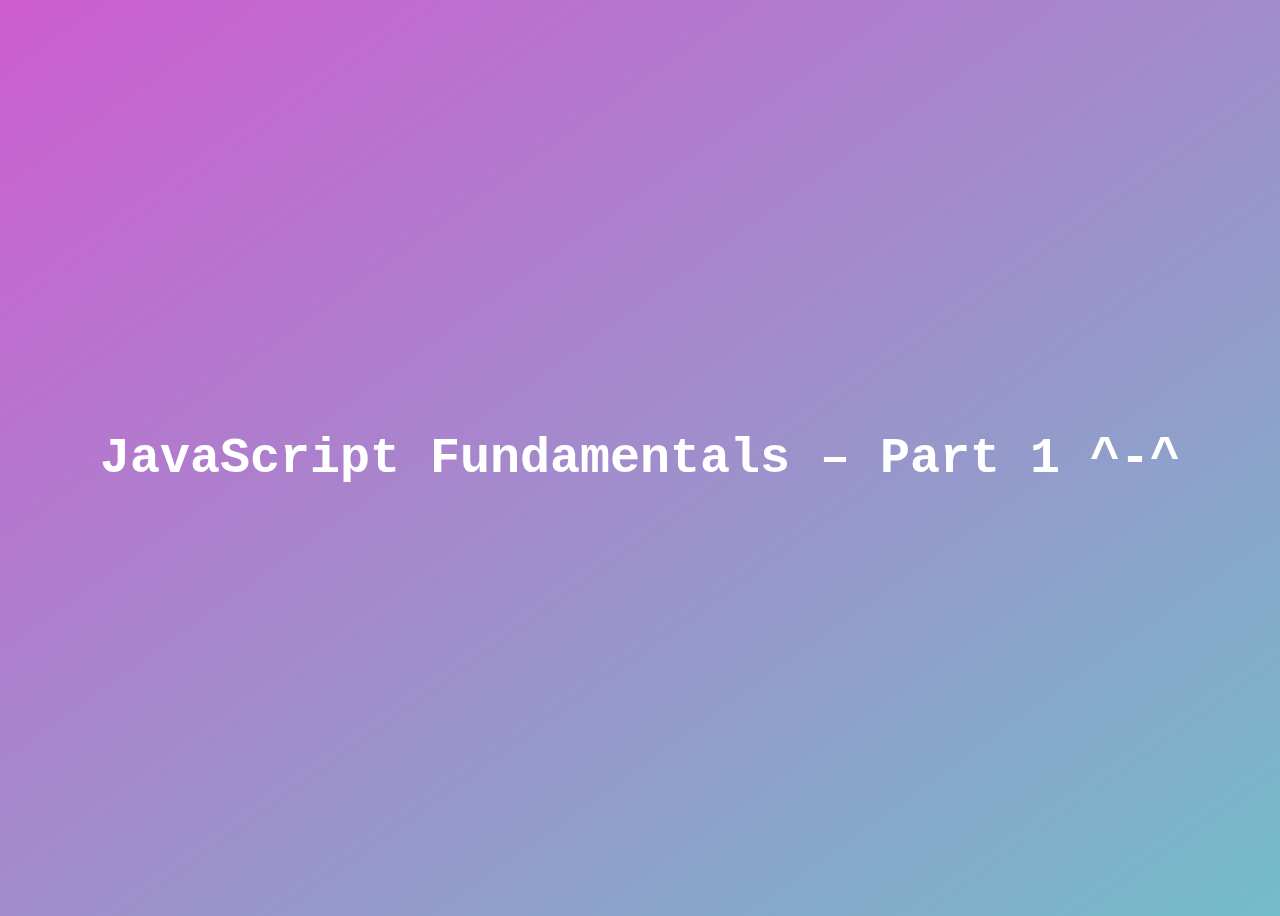
<file: 01-Fundamentals-Part-1/index.html>
<!DOCTYPE html>
<html lang="en">
  <head>
    <meta charset="UTF-8" />
    <meta name="viewport" content="width=device-width, initial-scale=1.0" />
    <meta http-equiv="X-UA-Compatible" content="ie=edge" />
    <title>JavaScript Fundamentals – Part 1</title>
    <style>
      body {
        height: 100vh;
        display: flex;
        align-items: center;
        background: linear-gradient(to top left, #74bcc8, #ce5dd0);
      }
      h1 {
        font-family: "Courier New", Courier, monospace;
        font-size: 50px;
        line-height: 1.3;
        width: 100%;
        padding: 30px;
        text-align: center;
        color: white;
      }
    </style>
  </head>
  <body>
    <h1>JavaScript Fundamentals – Part 1 ^-^</h1>

    <script src="script.js"></script>
  </body>
</html>
</file>
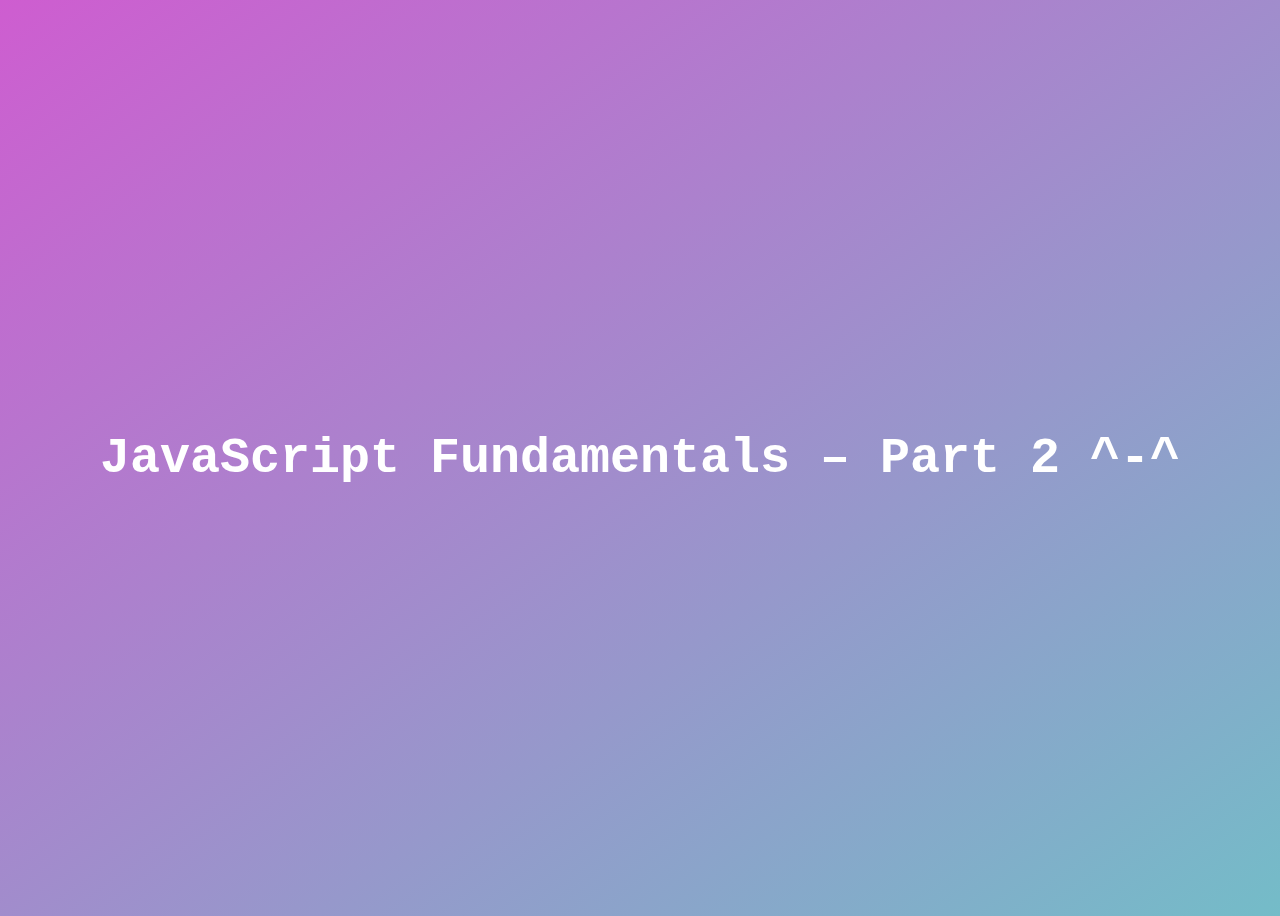
<file: 01-Fundamentals-Part-2/index.html>
<!DOCTYPE html>
<html lang="en">
  <head>
    <meta charset="UTF-8" />
    <meta name="viewport" content="width=device-width, initial-scale=1.0" />
    <meta http-equiv="X-UA-Compatible" content="ie=edge" />
    <title>JavaScript Fundamentals – Part 2</title>
    <style>
      body {
        height: 100vh;
        display: flex;
        align-items: center;
        background: linear-gradient(to top left, #74bcc8, #ce5dd0);
      }
      h1 {
        font-family: "Courier New", Courier, monospace;
        font-size: 50px;
        line-height: 1.3;
        width: 100%;
        padding: 30px;
        text-align: center;
        color: white;
      }
    </style>
  </head>
  <body>
    <h1>JavaScript Fundamentals – Part 2 ^-^</h1>
    <script src="script.js"></script>
  </body>
</html>
</file>
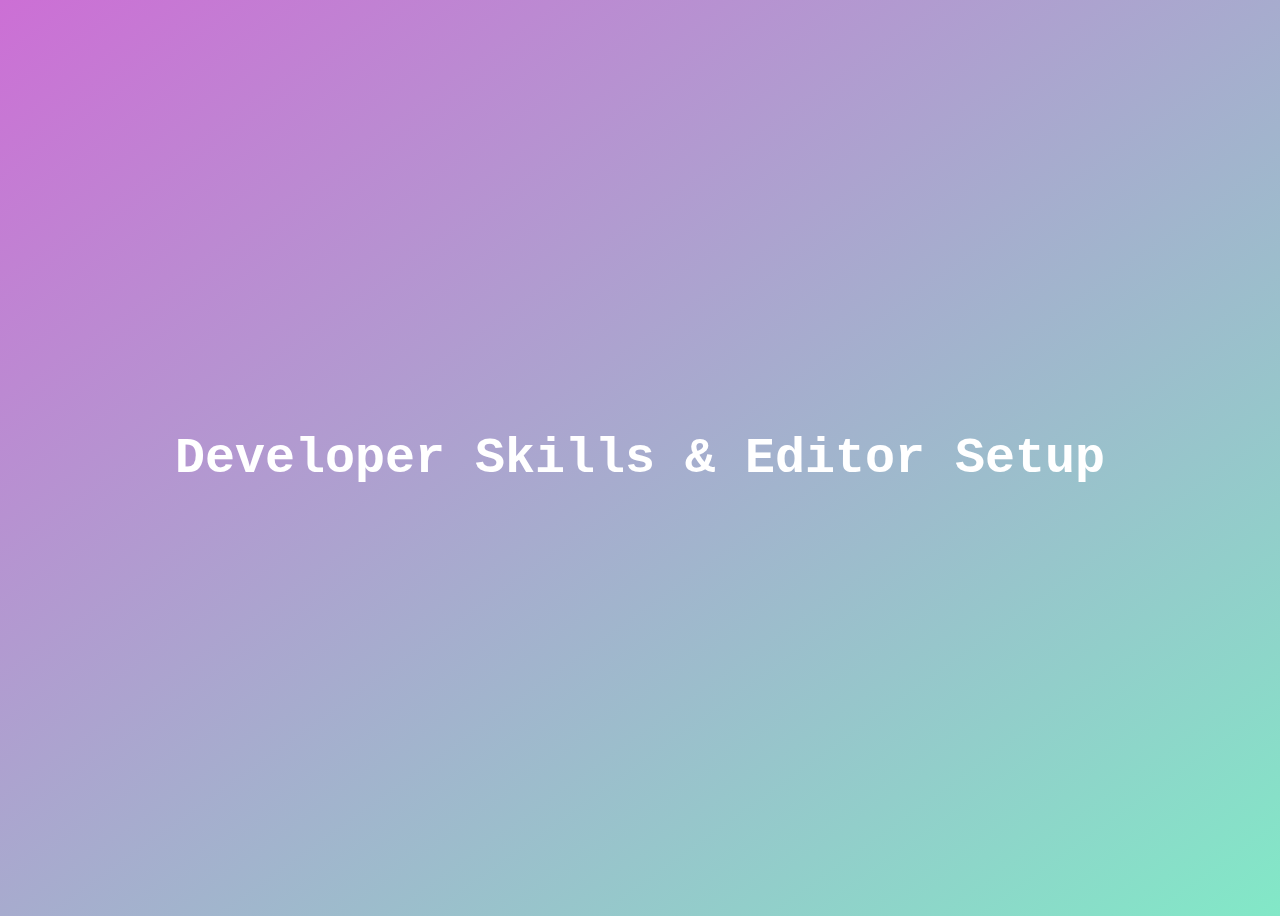
<file: 03-Developer-Skills/index.html>
<!DOCTYPE html>
<html lang="en">
  <head>
    <meta charset="UTF-8" />
    <meta name="viewport" content="width=device-width, initial-scale=1.0" />
    <meta http-equiv="X-UA-Compatible" content="ie=edge" />
    <title>Developer Skills & Editor Setup</title>
    <style>
      body {
        height: 100vh;
        display: flex;
        align-items: center;
        background: linear-gradient(to top left, #82e8c7, #cc6fd5);
      }
      h1 {
        font-family: 'Courier New', Courier, monospace;
        font-size: 50px;
        line-height: 1.3;
        width: 100%;
        padding: 30px;
        text-align: center;
        color: white;
      }
    </style>
  </head>
  <body>
    <h1>Developer Skills & Editor Setup</h1>
    <script src="script.js"></script>
  </body>
</html>
</file>
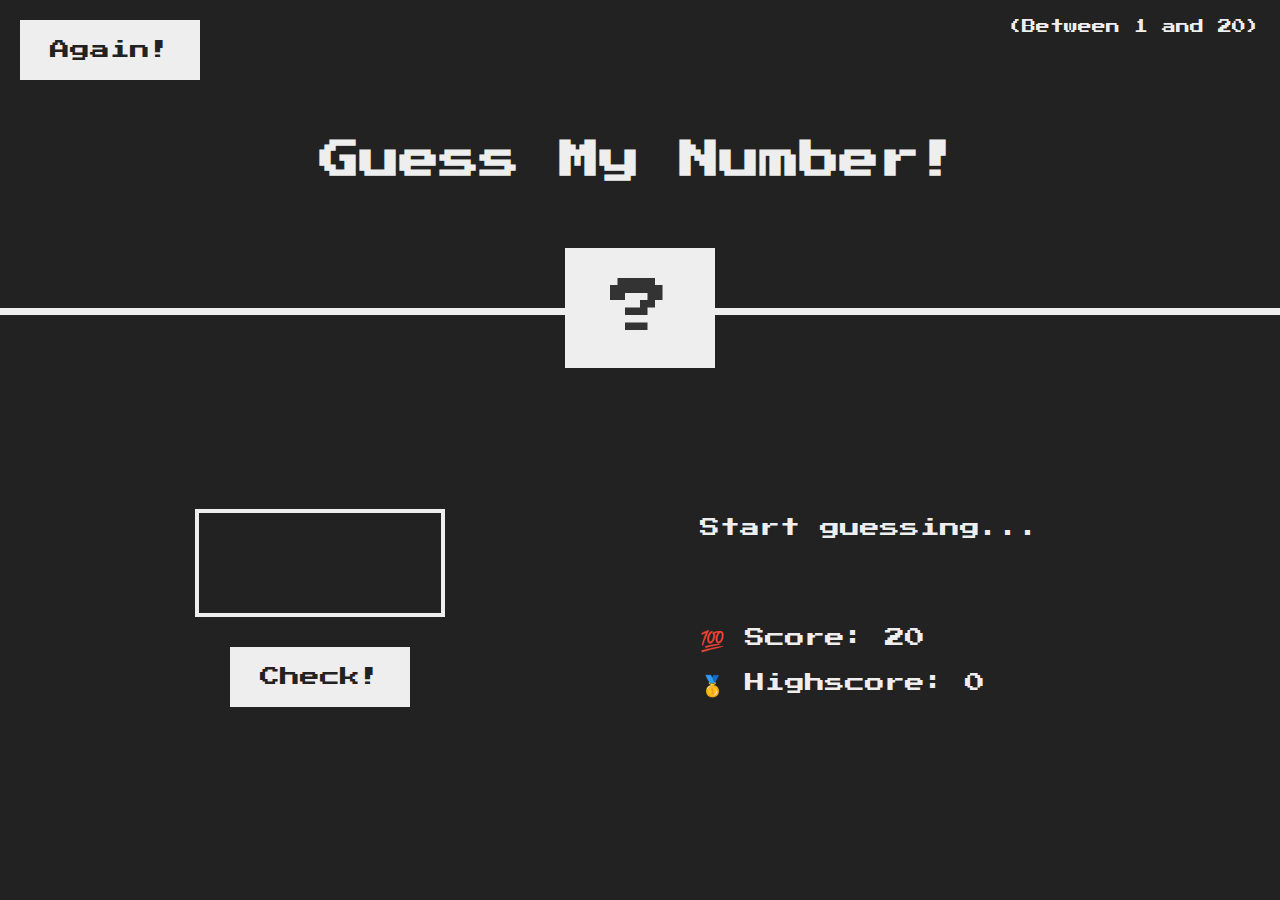
<file: 04-Guess-My-Number/index.html>
<!DOCTYPE html>
<html lang="en">
  <head>
    <meta charset="UTF-8" />
    <meta name="viewport" content="width=device-width, initial-scale=1.0" />
    <meta http-equiv="X-UA-Compatible" content="ie=edge" />
    <link rel="stylesheet" href="style.css" />
    <title>Guess My Number!</title>
  </head>
  <body>
    <header>
      <h1>Guess My Number!</h1>
      <p class="between">(Between 1 and 20)</p>
      <button class="btn again">Again!</button>
      <div class="number">?</div>
    </header>
    <main>
      <section class="left">
        <input type="number" class="guess" />
        <button class="btn check">Check!</button>
      </section>
      <section class="right">
        <p class="message">Start guessing...</p>
        <p class="label-score">💯 Score: <span class="score">20</span></p>
        <p class="label-highscore">
          🥇 Highscore: <span class="highscore">0</span>
        </p>
      </section>
    </main>
    <script src="script.js"></script>
  </body>
</html>
</file>
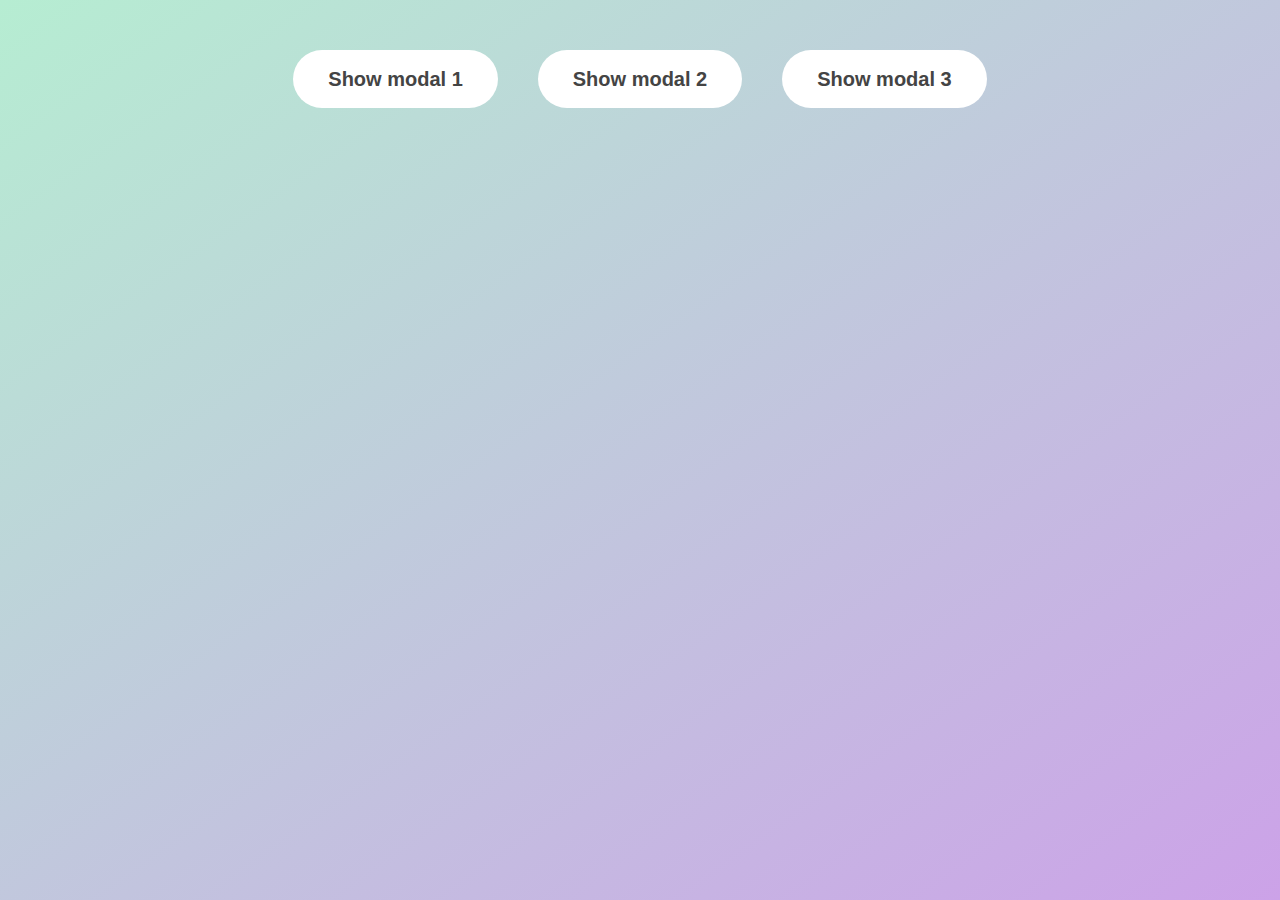
<file: 05-Modal-Window/index.html>
<!DOCTYPE html>
<html lang="en">
  <head>
    <meta charset="UTF-8" />
    <meta name="viewport" content="width=device-width, initial-scale=1.0" />
    <meta http-equiv="X-UA-Compatible" content="ie=edge" />
    <link rel="stylesheet" href="style.css" />
    <title>Modal window</title>
  </head>
  <body>
    <button class="show-modal">Show modal 1</button>
    <button class="show-modal">Show modal 2</button>
    <button class="show-modal">Show modal 3</button>

    <div class="modal hidden">
      <button class="close-modal">&times;</button>
      <h1>I'm a modal window 😍</h1>
      <p>
        Lorem ipsum dolor sit amet, consectetur adipisicing elit, sed do eiusmod
        tempor incididunt ut labore et dolore magna aliqua. Ut enim ad minim
        veniam, quis nostrud exercitation ullamco laboris nisi ut aliquip ex ea
        commodo consequat. Duis aute irure dolor in reprehenderit in voluptate
        velit esse cillum dolore eu fugiat nulla pariatur. Excepteur sint
        occaecat cupidatat non proident, sunt in culpa qui officia deserunt
        mollit anim id est laborum.
      </p>
    </div>
    <div class="overlay hidden"></div>

    <script src="script.js"></script>
  </body>
</html>
</file>
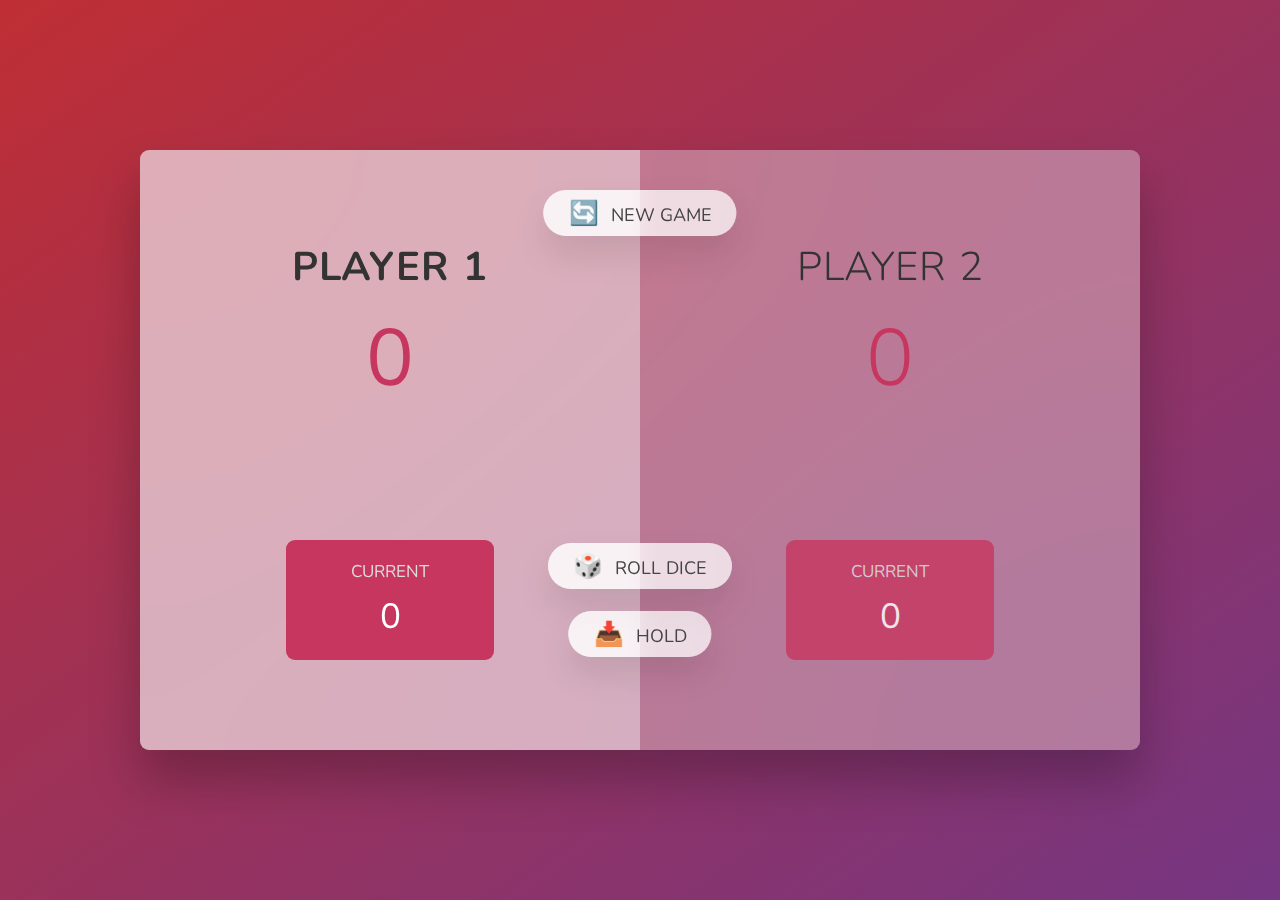
<file: 06-Pig-Game/index.html>
<!DOCTYPE html>
<html lang="en">
  <head>
    <meta charset="UTF-8" />
    <meta name="viewport" content="width=device-width, initial-scale=1.0" />
    <meta http-equiv="X-UA-Compatible" content="ie=edge" />
    <link rel="stylesheet" href="style.css" />
    <title>Pig Game</title>
  </head>
  <body>
    <main>
      <section class="player player--0 player--active">
        <h2 class="name" id="name--0">Player 1</h2>
        <p class="score" id="score--0">43</p>
        <div class="current">
          <p class="current-label">Current</p>
          <p class="current-score" id="current--0">0</p>
        </div>
      </section>
      <section class="player player--1">
        <h2 class="name" id="name--1">Player 2</h2>
        <p class="score" id="score--1">24</p>
        <div class="current">
          <p class="current-label">Current</p>
          <p class="current-score" id="current--1">0</p>
        </div>
      </section>

      <img src="dice-5.png" alt="Playing dice" class="dice" />
      <button class="btn btn--new">🔄 New game</button>
      <button class="btn btn--roll">🎲 Roll dice</button>
      <button class="btn btn--hold">📥 Hold</button>
    </main>
    <script src="script.js"></script>
  </body>
</html>
</file>
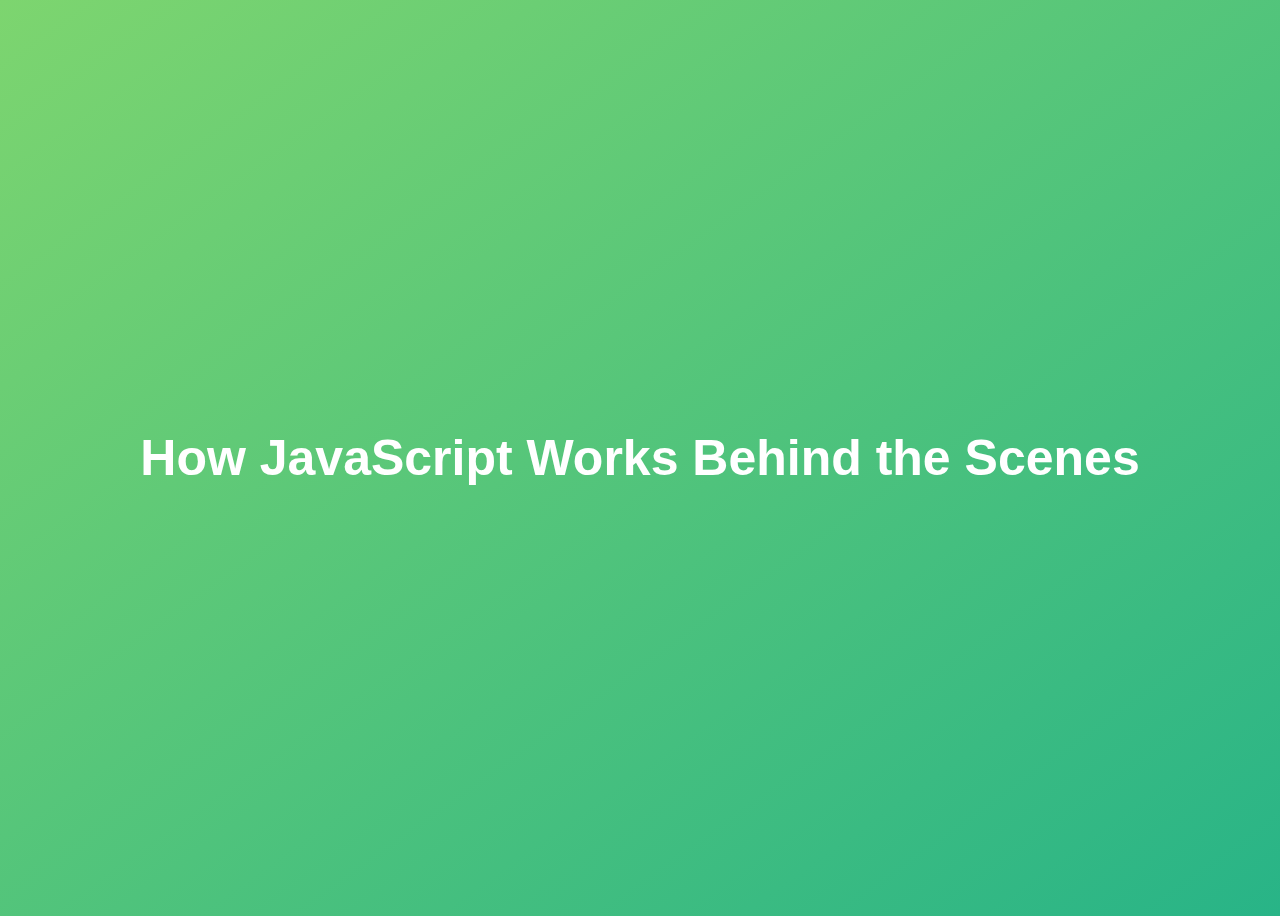
<file: 07-Behind-the-Scenes/index.html>
<!DOCTYPE html>
<html lang="en">
  <head>
    <meta charset="UTF-8" />
    <meta name="viewport" content="width=device-width, initial-scale=1.0" />
    <meta http-equiv="X-UA-Compatible" content="ie=edge" />
    <title>How JavaScript Works Behind the Scenes</title>
    <style>
      body {
        height: 100vh;
        display: flex;
        align-items: center;
        background: linear-gradient(to top left, #28b487, #7dd56f);
      }
      h1 {
        font-family: sans-serif;
        font-size: 50px;
        line-height: 1.3;
        width: 100%;
        padding: 30px;
        text-align: center;
        color: white;
      }
    </style>
  </head>
  <body>
    <h1>How JavaScript Works Behind the Scenes</h1>
    <script src="script.js"></script>
  </body>
</html>
</file>
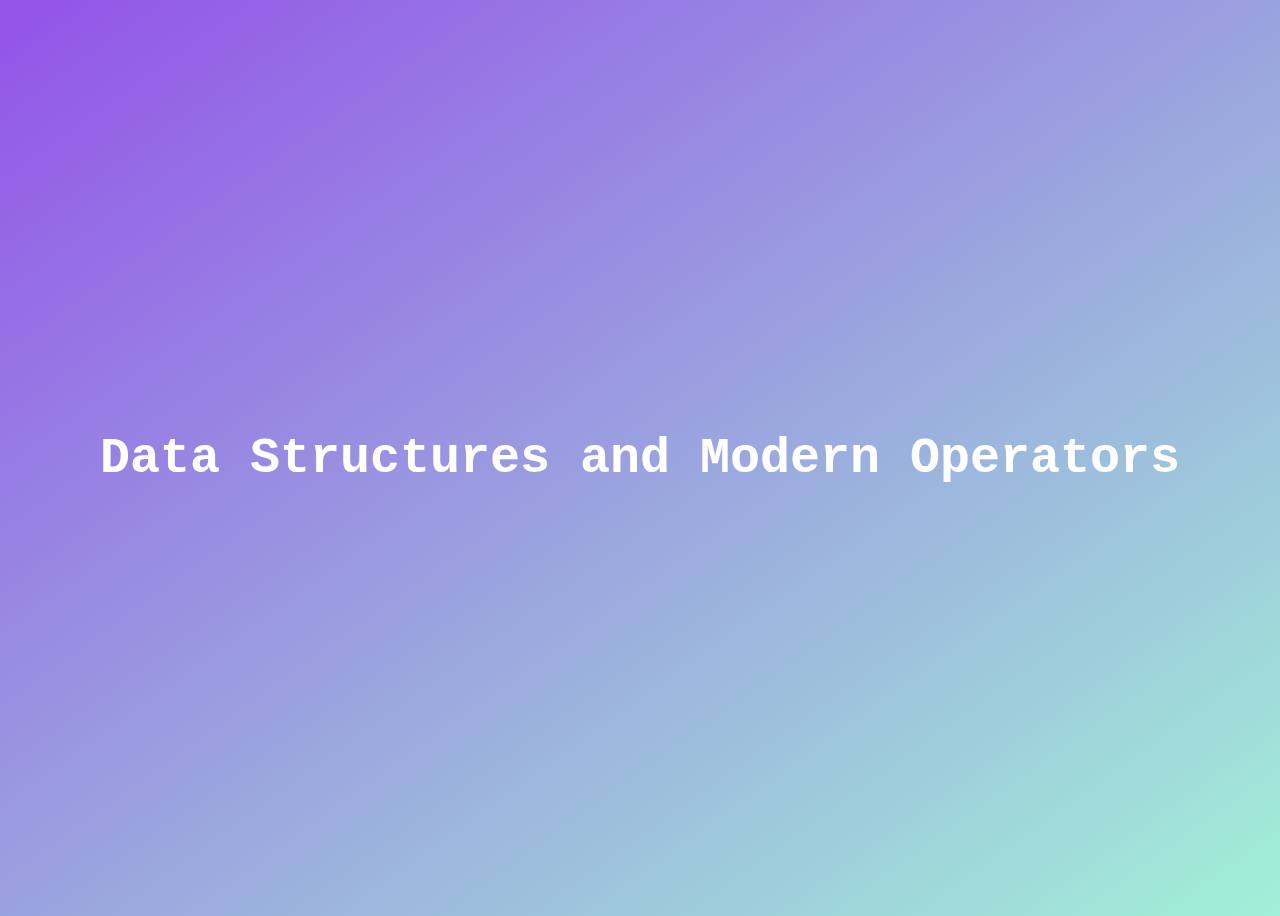
<file: 08-Data-Structures-Operations/index.html>
<!DOCTYPE html>
<html lang="en">
  <head>
    <meta charset="UTF-8" />
    <meta name="viewport" content="width=device-width, initial-scale=1.0" />
    <meta http-equiv="X-UA-Compatible" content="ie=edge" />
    <title>Data Structures and Modern Operators</title>
    <style>
      body {
        height: 100vh;
        display: flex;
        align-items: center;
        background: linear-gradient(to top left, #a2f0d7, #9353e8);
      }
      h1 {
        font-family: 'Courier New', Courier, monospace;
        font-size: 50px;
        line-height: 1.3;
        width: 100%;
        padding: 30px;
        text-align: center;
        color: white;
      }
      button {
        width: 50px;
        height: 20px;
        margin: 10px;
      }
      textarea {
        width: 300px;
        height: 100px;
      }
    </style>
  </head>
  <body>
    <h1>Data Structures and Modern Operators</h1>
    <script src="script.js"></script>
  </body>
</html>
</file>
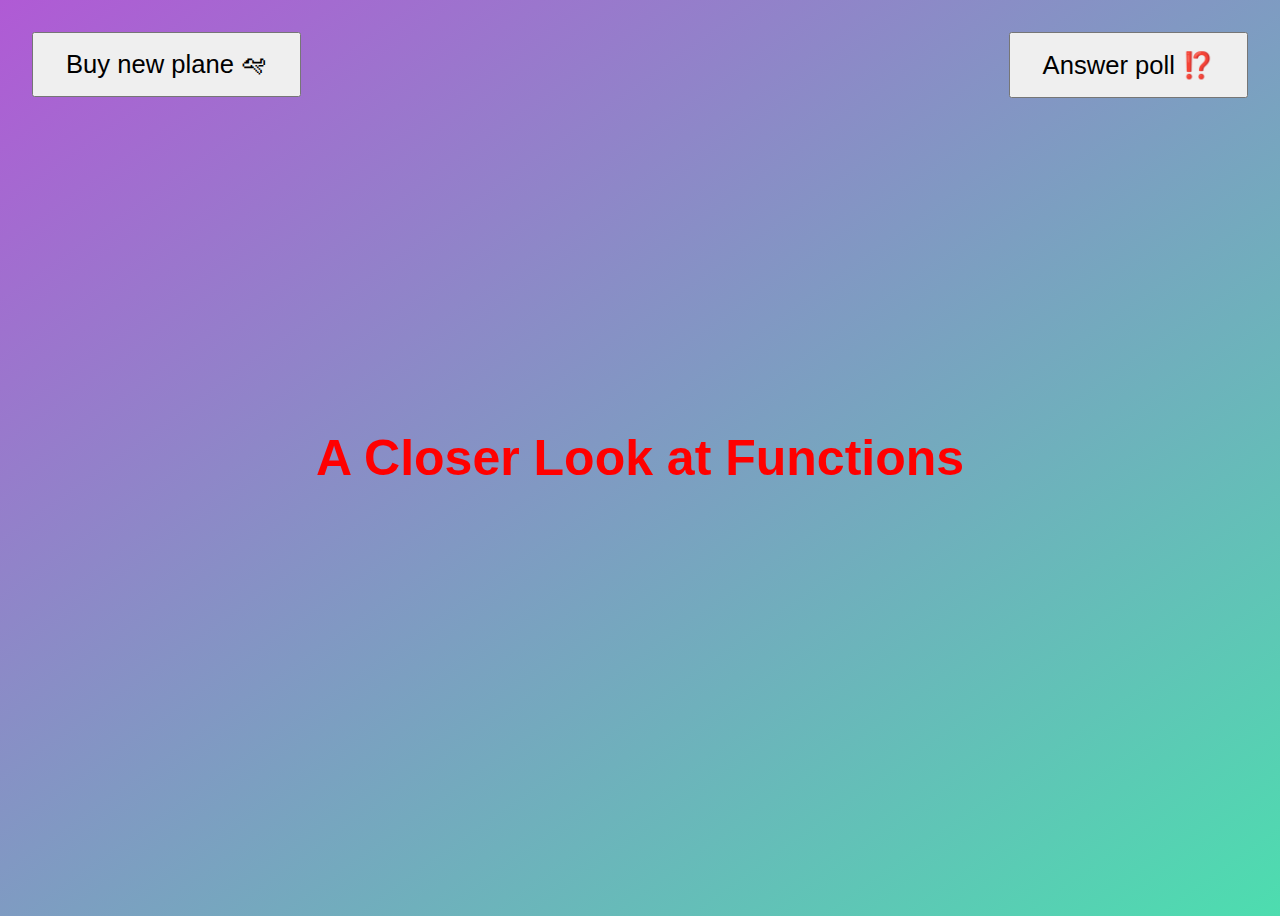
<file: 09-Functions/index.html>
<!DOCTYPE html>
<html lang="en">
  <head>
    <meta charset="UTF-8" />
    <meta name="viewport" content="width=device-width, initial-scale=1.0" />
    <meta http-equiv="X-UA-Compatible" content="ie=edge" />
    <title>A Closer Look at Functions</title>
    <style>
      body {
        height: 100vh;
        display: flex;
        align-items: center;
        background: linear-gradient(to top left, #4dddaf, #b05ad5);
      }
      h1 {
        font-family: sans-serif;
        font-size: 50px;
        line-height: 1.3;
        width: 100%;
        padding: 30px;
        text-align: center;
        color: white;
      }
      .buy,
      .poll {
        font-size: 1.6rem;
        padding: 1rem 2rem;
        position: absolute;
        top: 2rem;
      }
      .buy {
        left: 2rem;
      }
      .poll {
        right: 2rem;
      }
    </style>
  </head>
  <body>
    <h1>A Closer Look at Functions</h1>
    <button class="buy">Buy new plane 🛩</button>
    <button class="poll">Answer poll ⁉️</button>
    <script src="script.js"></script>
  </body>
</html>
</file>
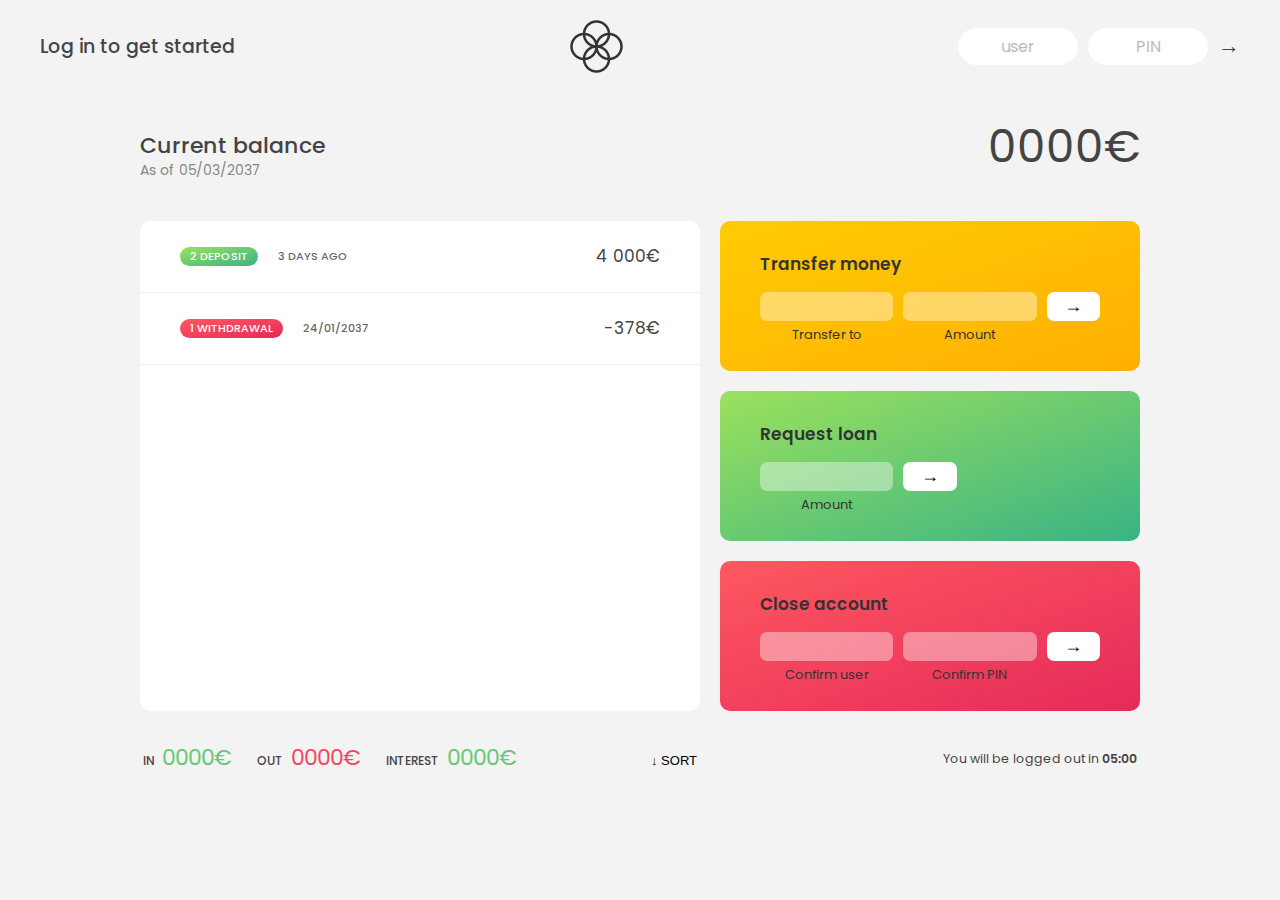
<file: 10-Arrays-Bankist/index.html>
<!DOCTYPE html>
<html lang="en">
  <head>
    <meta charset="UTF-8" />
    <meta name="viewport" content="width=device-width, initial-scale=1.0" />
    <meta http-equiv="X-UA-Compatible" content="ie=edge" />
    <link rel="shortcut icon" type="image/png" href="/icon.png" />

    <link
      href="https://fonts.googleapis.com/css?family=Poppins:400,500,600&display=swap"
      rel="stylesheet"
    />

    <link rel="stylesheet" href="style.css" />
    <title>Bankist</title>
  </head>
  <body>
    <!-- TOP NAVIGATION -->
    <nav>
      <p class="welcome">Log in to get started</p>
      <img src="logo.png" alt="Logo" class="logo" />
      <form class="login">
        <input
          type="text"
          placeholder="user"
          class="login__input login__input--user"
        />
        <!-- In practice, use type="password" -->
        <input
          type="text"
          placeholder="PIN"
          maxlength="4"
          class="login__input login__input--pin"
        />
        <button class="login__btn">&rarr;</button>
      </form>
    </nav>

    <main class="app">
      <!-- BALANCE -->
      <div class="balance">
        <div>
          <p class="balance__label">Current balance</p>
          <p class="balance__date">
            As of <span class="date">05/03/2037</span>
          </p>
        </div>
        <p class="balance__value">0000€</p>
      </div>

      <!-- MOVEMENTS -->
      <div class="movements">
        <div class="movements__row">
          <div class="movements__type movements__type--deposit">2 deposit</div>
          <div class="movements__date">3 days ago</div>
          <div class="movements__value">4 000€</div>
        </div>
        <div class="movements__row">
          <div class="movements__type movements__type--withdrawal">
            1 withdrawal
          </div>
          <div class="movements__date">24/01/2037</div>
          <div class="movements__value">-378€</div>
        </div>
      </div>

      <!-- SUMMARY -->
      <div class="summary">
        <p class="summary__label">In</p>
        <p class="summary__value summary__value--in">0000€</p>
        <p class="summary__label">Out</p>
        <p class="summary__value summary__value--out">0000€</p>
        <p class="summary__label">Interest</p>
        <p class="summary__value summary__value--interest">0000€</p>
        <button class="btn--sort">&downarrow; SORT</button>
      </div>

      <!-- OPERATION: TRANSFERS -->
      <div class="operation operation--transfer">
        <h2>Transfer money</h2>
        <form class="form form--transfer">
          <input type="text" class="form__input form__input--to" />
          <input type="number" class="form__input form__input--amount" />
          <button class="form__btn form__btn--transfer">&rarr;</button>
          <label class="form__label">Transfer to</label>
          <label class="form__label">Amount</label>
        </form>
      </div>

      <!-- OPERATION: LOAN -->
      <div class="operation operation--loan">
        <h2>Request loan</h2>
        <form class="form form--loan">
          <input type="number" class="form__input form__input--loan-amount" />
          <button class="form__btn form__btn--loan">&rarr;</button>
          <label class="form__label form__label--loan">Amount</label>
        </form>
      </div>

      <!-- OPERATION: CLOSE -->
      <div class="operation operation--close">
        <h2>Close account</h2>
        <form class="form form--close">
          <input type="text" class="form__input form__input--user" />
          <input
            type="password"
            maxlength="6"
            class="form__input form__input--pin"
          />
          <button class="form__btn form__btn--close">&rarr;</button>
          <label class="form__label">Confirm user</label>
          <label class="form__label">Confirm PIN</label>
        </form>
      </div>

      <!-- LOGOUT TIMER -->
      <p class="logout-timer">
        You will be logged out in <span class="timer">05:00</span>
      </p>
    </main>

    <!-- <footer>
      &copy; by Jonas Schmedtmann. Don't claim as your own :)
    </footer> -->

    <script src="script.js"></script>
  </body>
</html>
</file>
<file: 04-Guess-My-Number/style.css>
@import url('https://fonts.googleapis.com/css?family=Press+Start+2P&display=swap');

* {
  margin: 0;
  padding: 0;
  box-sizing: inherit;
}

html {
  font-size: 62.5%;
  box-sizing: border-box;
}

body {
  font-family: 'Press Start 2P', sans-serif;
  color: #eee;
  background-color: #222;
  /* background-color: #60b347; */
}

/* LAYOUT */
header {
  position: relative;
  height: 35vh;
  border-bottom: 7px solid #eee;
}

main {
  height: 65vh;
  color: #eee;
  display: flex;
  align-items: center;
  justify-content: space-around;
}

.left {
  width: 52rem;
  display: flex;
  flex-direction: column;
  align-items: center;
}

.right {
  width: 52rem;
  font-size: 2rem;
}

/* ELEMENTS STYLE */
h1 {
  font-size: 4rem;
  text-align: center;
  position: absolute;
  width: 100%;
  top: 52%;
  left: 50%;
  transform: translate(-50%, -50%);
}

.number {
  background: #eee;
  color: #333;
  font-size: 6rem;
  width: 15rem;
  padding: 3rem 0rem;
  text-align: center;
  position: absolute;
  bottom: 0;
  left: 50%;
  transform: translate(-50%, 50%);
}

.between {
  font-size: 1.4rem;
  position: absolute;
  top: 2rem;
  right: 2rem;
}

.again {
  position: absolute;
  top: 2rem;
  left: 2rem;
}

.guess {
  background: none;
  border: 4px solid #eee;
  font-family: inherit;
  color: inherit;
  font-size: 5rem;
  padding: 2.5rem;
  width: 25rem;
  text-align: center;
  display: block;
  margin-bottom: 3rem;
}

.btn {
  border: none;
  background-color: #eee;
  color: #222;
  font-size: 2rem;
  font-family: inherit;
  padding: 2rem 3rem;
  cursor: pointer;
}

.btn:hover {
  background-color: #ccc;
}

.message {
  margin-bottom: 8rem;
  height: 3rem;
}

.label-score {
  margin-bottom: 2rem;
}
</file>
<file: 05-Modal-Window/style.css>
* {
  margin: 0;
  padding: 0;
  box-sizing: inherit;
}

html {
  font-size: 62.5%;
  box-sizing: border-box;
}

body {
  font-family: sans-serif;
  color: #333;
  line-height: 1.5;
  height: 100vh;
  position: relative;
  display: flex;
  align-items: flex-start;
  justify-content: center;
  background: linear-gradient(to top left, #cca2e8, #b6edd2);
}

.show-modal {
  font-size: 2rem;
  font-weight: 600;
  padding: 1.75rem 3.5rem;
  margin: 5rem 2rem;
  border: none;
  background-color: #fff;
  color: #444;
  border-radius: 10rem;
  cursor: pointer;
}

.close-modal {
  position: absolute;
  top: 1.2rem;
  right: 2rem;
  font-size: 5rem;
  color: #333;
  cursor: pointer;
  border: none;
  background: none;
}

h1 {
  font-size: 2.5rem;
  margin-bottom: 2rem;
}

p {
  font-size: 1.8rem;
}

/* -------------------------- */
/* CLASSES TO MAKE MODAL WORK */
.hidden {
  display: none;
}

.modal {
  position: absolute;
  top: 50%;
  left: 50%;
  transform: translate(-50%, -50%);
  width: 70%;

  background-color: white;
  padding: 6rem;
  border-radius: 5px;
  box-shadow: 0 3rem 5rem rgba(0, 0, 0, 0.3);
  z-index: 10;
}

.overlay {
  position: absolute;
  top: 0;
  left: 0;
  width: 100%;
  height: 100%;
  background-color: rgba(0, 0, 0, 0.6);
  backdrop-filter: blur(3px);
  z-index: 5;
}
</file>
<file: 06-Pig-Game/style.css>
@import url('https://fonts.googleapis.com/css2?family=Nunito&display=swap');

* {
  margin: 0;
  padding: 0;
  box-sizing: inherit;
}

html {
  font-size: 62.5%;
  box-sizing: border-box;
}

body {
  font-family: 'Nunito', sans-serif;
  font-weight: 400;
  height: 100vh;
  color: #333;
  background-image: linear-gradient(to top left, #753682 0%, #bf2e34 100%);
  display: flex;
  align-items: center;
  justify-content: center;
}

/* LAYOUT */
main {
  position: relative;
  width: 100rem;
  height: 60rem;
  background-color: rgba(255, 255, 255, 0.35);
  backdrop-filter: blur(200px);
  filter: blur();
  box-shadow: 0 3rem 5rem rgba(0, 0, 0, 0.25);
  border-radius: 9px;
  overflow: hidden;
  display: flex;
}

.player {
  flex: 50%;
  padding: 9rem;
  display: flex;
  flex-direction: column;
  align-items: center;
  transition: all 0.75s;
}

/* ELEMENTS */
.name {
  position: relative;
  font-size: 4rem;
  text-transform: uppercase;
  letter-spacing: 1px;
  word-spacing: 2px;
  font-weight: 300;
  margin-bottom: 1rem;
}

.score {
  font-size: 8rem;
  font-weight: 300;
  color: #c7365f;
  margin-bottom: auto;
}

.player--active {
  background-color: rgba(255, 255, 255, 0.4);
}
.player--active .name {
  font-weight: 700;
}
.player--active .score {
  font-weight: 400;
}

.player--active .current {
  opacity: 1;
}

.current {
  background-color: #c7365f;
  opacity: 0.8;
  border-radius: 9px;
  color: #fff;
  width: 65%;
  padding: 2rem;
  text-align: center;
  transition: all 0.75s;
}

.current-label {
  text-transform: uppercase;
  margin-bottom: 1rem;
  font-size: 1.7rem;
  color: #ddd;
}

.current-score {
  font-size: 3.5rem;
}

/* ABSOLUTE POSITIONED ELEMENTS */
.btn {
  position: absolute;
  left: 50%;
  transform: translateX(-50%);
  color: #444;
  background: none;
  border: none;
  font-family: inherit;
  font-size: 1.8rem;
  text-transform: uppercase;
  cursor: pointer;
  font-weight: 400;
  transition: all 0.2s;

  background-color: white;
  background-color: rgba(255, 255, 255, 0.6);
  backdrop-filter: blur(10px);

  padding: 0.7rem 2.5rem;
  border-radius: 50rem;
  box-shadow: 0 1.75rem 3.5rem rgba(0, 0, 0, 0.1);
}

.btn::first-letter {
  font-size: 2.4rem;
  display: inline-block;
  margin-right: 0.7rem;
}

.btn--new {
  top: 4rem;
}
.btn--roll {
  top: 39.3rem;
}
.btn--hold {
  top: 46.1rem;
}

.btn:active {
  transform: translate(-50%, 3px);
  box-shadow: 0 1rem 2rem rgba(0, 0, 0, 0.15);
}

.btn:focus {
  outline: none;
}

.dice {
  position: absolute;
  left: 50%;
  top: 16.5rem;
  transform: translateX(-50%);
  height: 10rem;
  box-shadow: 0 2rem 5rem rgba(0, 0, 0, 0.2);
}

.player--winner {
  background-color: #2f2f2f;
}

.player--winner .name {
  font-weight: 700;
  color: #c7365f;
}

.hidden {
  display: none;
}
</file>
<file: 10-Arrays-Bankist/style.css>
/*
 * Use this CSS to learn some intersting techniques,
 * in case you're wondering how I built the UI.
 * Have fun! 😁
 */

* {
  margin: 0;
  padding: 0;
  box-sizing: inherit;
}

html {
  font-size: 62.5%;
  box-sizing: border-box;
}

body {
  font-family: 'Poppins', sans-serif;
  color: #444;
  background-color: #f3f3f3;
  height: 100vh;
  padding: 2rem;
}

nav {
  display: flex;
  justify-content: space-between;
  align-items: center;
  padding: 0 2rem;
}

.welcome {
  font-size: 1.9rem;
  font-weight: 500;
}

.logo {
  height: 5.25rem;
}

.login {
  display: flex;
}

.login__input {
  border: none;
  padding: 0.5rem 2rem;
  font-size: 1.6rem;
  font-family: inherit;
  text-align: center;
  width: 12rem;
  border-radius: 10rem;
  margin-right: 1rem;
  color: inherit;
  border: 1px solid #fff;
  transition: all 0.3s;
}

.login__input:focus {
  outline: none;
  border: 1px solid #ccc;
}

.login__input::placeholder {
  color: #bbb;
}

.login__btn {
  border: none;
  background: none;
  font-size: 2.2rem;
  color: inherit;
  cursor: pointer;
  transition: all 0.3s;
}

.login__btn:hover,
.login__btn:focus,
.btn--sort:hover,
.btn--sort:focus {
  outline: none;
  color: #777;
}

/* MAIN */
.app {
  position: relative;
  max-width: 100rem;
  margin: 4rem auto;
  display: grid;
  grid-template-columns: 4fr 3fr;
  grid-template-rows: auto repeat(3, 15rem) auto;
  gap: 2rem;

  /* NOTE This creates the fade in/out anumation */
  /* opacity: 0; */
  transition: all 1s;
}

.balance {
  grid-column: 1 / span 2;
  display: flex;
  align-items: flex-end;
  justify-content: space-between;
  margin-bottom: 2rem;
}

.balance__label {
  font-size: 2.2rem;
  font-weight: 500;
  margin-bottom: -0.2rem;
}

.balance__date {
  font-size: 1.4rem;
  color: #888;
}

.balance__value {
  font-size: 4.5rem;
  font-weight: 400;
}

/* MOVEMENTS */
.movements {
  grid-row: 2 / span 3;
  background-color: #fff;
  border-radius: 1rem;
  overflow: scroll;
}

.movements__row {
  padding: 2.25rem 4rem;
  display: flex;
  align-items: center;
  border-bottom: 1px solid #eee;
}

.movements__type {
  font-size: 1.1rem;
  text-transform: uppercase;
  font-weight: 500;
  color: #fff;
  padding: 0.1rem 1rem;
  border-radius: 10rem;
  margin-right: 2rem;
}

.movements__date {
  font-size: 1.1rem;
  text-transform: uppercase;
  font-weight: 500;
  color: #666;
}

.movements__type--deposit {
  background-image: linear-gradient(to top left, #39b385, #9be15d);
}

.movements__type--withdrawal {
  background-image: linear-gradient(to top left, #e52a5a, #ff585f);
}

.movements__value {
  font-size: 1.7rem;
  margin-left: auto;
}

/* SUMMARY */
.summary {
  grid-row: 5 / 6;
  display: flex;
  align-items: baseline;
  padding: 0 0.3rem;
  margin-top: 1rem;
}

.summary__label {
  font-size: 1.2rem;
  font-weight: 500;
  text-transform: uppercase;
  margin-right: 0.8rem;
}

.summary__value {
  font-size: 2.2rem;
  margin-right: 2.5rem;
}

.summary__value--in,
.summary__value--interest {
  color: #66c873;
}

.summary__value--out {
  color: #f5465d;
}

.btn--sort {
  margin-left: auto;
  border: none;
  background: none;
  font-size: 1.3rem;
  font-weight: 500;
  cursor: pointer;
}

/* OPERATIONS */
.operation {
  border-radius: 1rem;
  padding: 3rem 4rem;
  color: #333;
}

.operation--transfer {
  background-image: linear-gradient(to top left, #ffb003, #ffcb03);
}

.operation--loan {
  background-image: linear-gradient(to top left, #39b385, #9be15d);
}

.operation--close {
  background-image: linear-gradient(to top left, #e52a5a, #ff585f);
}

h2 {
  margin-bottom: 1.5rem;
  font-size: 1.7rem;
  font-weight: 600;
  color: #333;
}

.form {
  display: grid;
  grid-template-columns: 2.5fr 2.5fr 1fr;
  grid-template-rows: auto auto;
  gap: 0.4rem 1rem;
}

/* Exceptions for interst */
.form.form--loan {
  grid-template-columns: 2.5fr 1fr 2.5fr;
}
.form__label--loan {
  grid-row: 2;
}
/* End exceptions */

.form__input {
  width: 100%;
  border: none;
  background-color: rgba(255, 255, 255, 0.4);
  font-family: inherit;
  font-size: 1.5rem;
  text-align: center;
  color: #333;
  padding: 0.3rem 1rem;
  border-radius: 0.7rem;
  transition: all 0.3s;
}

.form__input:focus {
  outline: none;
  background-color: rgba(255, 255, 255, 0.6);
}

.form__label {
  font-size: 1.3rem;
  text-align: center;
}

.form__btn {
  border: none;
  border-radius: 0.7rem;
  font-size: 1.8rem;
  background-color: #fff;
  cursor: pointer;
  transition: all 0.3s;
}

.form__btn:focus {
  outline: none;
  background-color: rgba(255, 255, 255, 0.8);
}

.logout-timer {
  padding: 0 0.3rem;
  margin-top: 1.9rem;
  text-align: right;
  font-size: 1.25rem;
}

.timer {
  font-weight: 600;
}
</file>
